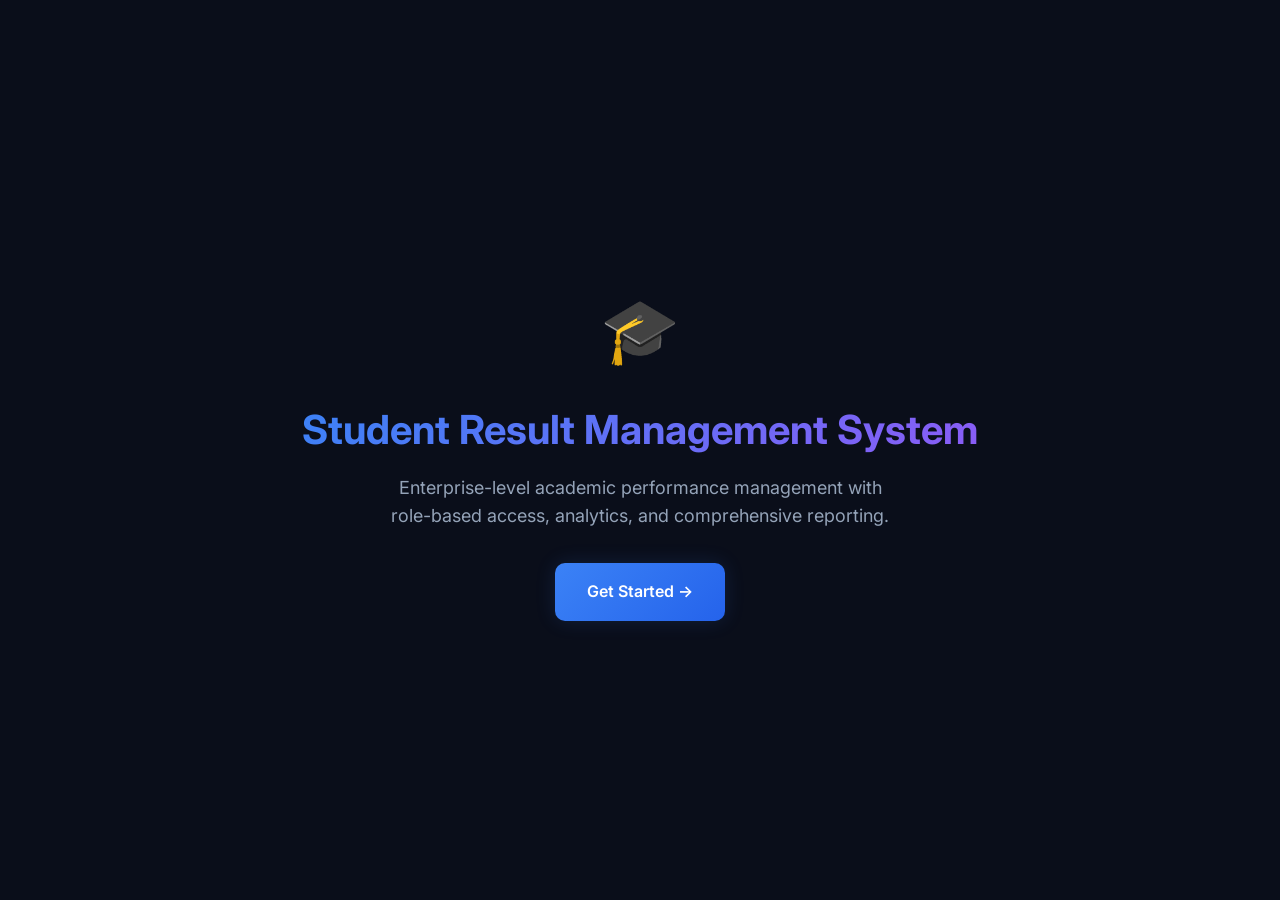
<file: src/main/webapp/index.html>
<!DOCTYPE html>
<html lang="en">
<head>
    <meta charset="UTF-8">
    <meta name="viewport" content="width=device-width, initial-scale=1.0">
    <title>SRMS</title>
    <link rel="stylesheet" href="css/style.css">
    <style>
        .landing { display: flex; align-items: center; justify-content: center; min-height: 100vh; text-align: center; }
        .landing h1 { font-size: 2.5rem; margin-bottom: 0.75rem; background: linear-gradient(135deg, #3b82f6, #8b5cf6); -webkit-background-clip: text; -webkit-text-fill-color: transparent; }
        .landing p { color: var(--text-secondary); font-size: 1.125rem; margin: 0 auto 2rem; max-width: 500px; }
    </style>
</head>
<body>
    <div class="landing">
        <div>
            <div style="font-size: 4rem; margin-bottom: 1rem;">🎓</div>
            <h1>Student Result Management System</h1>
            <p>Enterprise-level academic performance management with role-based access, analytics, and comprehensive reporting.</p>
            <a href="pages/login.html" class="btn btn-primary btn-lg">Get Started →</a>
        </div>
    </div>
</body>
</html>
</file>
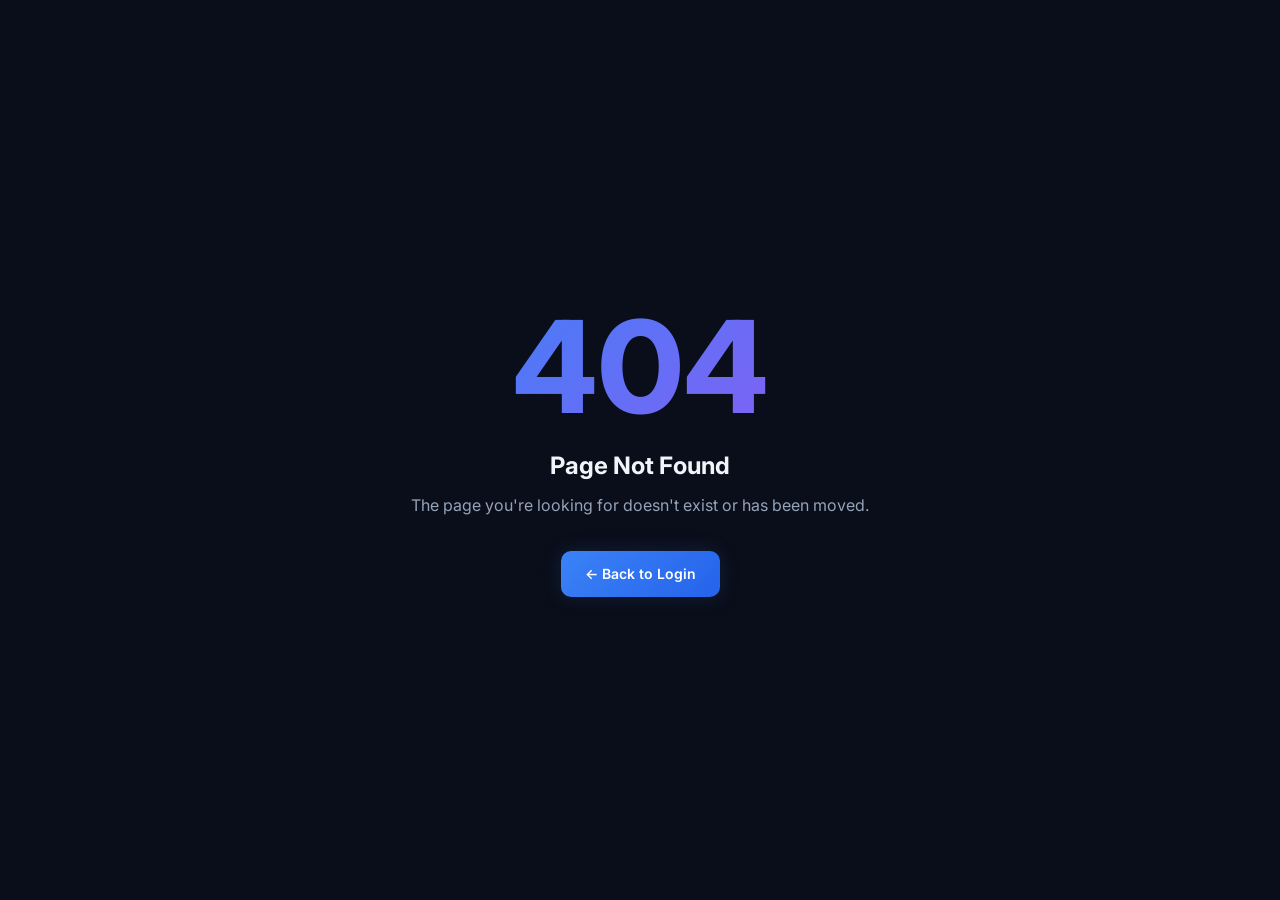
<file: src/main/webapp/pages/error-404.html>
<!DOCTYPE html>
<html lang="en">
<head><meta charset="UTF-8"><meta name="viewport" content="width=device-width, initial-scale=1.0"><title>SRMS | 404 Not Found</title><link rel="stylesheet" href="../css/style.css">
<style>.error-page{display:flex;align-items:center;justify-content:center;min-height:100vh;text-align:center;}.error-code{font-size:8rem;font-weight:800;background:linear-gradient(135deg,#3b82f6,#8b5cf6);-webkit-background-clip:text;-webkit-text-fill-color:transparent;line-height:1;}</style>
</head>
<body>
<div class="error-page"><div><div class="error-code">404</div><h2 style="margin:1rem 0 0.5rem;font-size:1.5rem;">Page Not Found</h2><p style="color:var(--text-secondary);margin-bottom:2rem;">The page you're looking for doesn't exist or has been moved.</p><a href="../pages/login.html" class="btn btn-primary">← Back to Login</a></div></div>
</body>
</html>
</file>
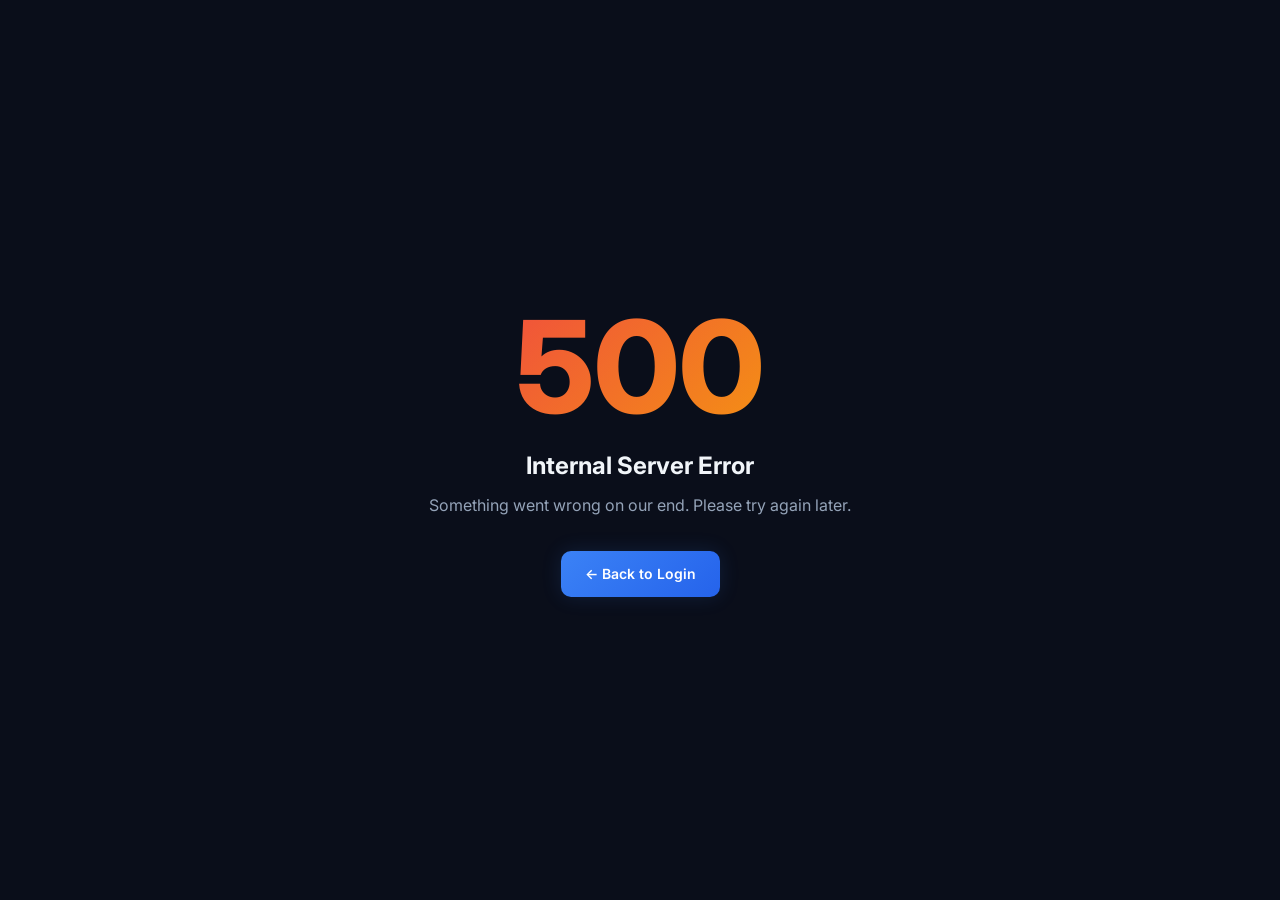
<file: src/main/webapp/pages/error-500.html>
<!DOCTYPE html>
<html lang="en">
<head><meta charset="UTF-8"><meta name="viewport" content="width=device-width, initial-scale=1.0"><title>SRMS | 500 Server Error</title><link rel="stylesheet" href="../css/style.css">
<style>.error-page{display:flex;align-items:center;justify-content:center;min-height:100vh;text-align:center;}.error-code{font-size:8rem;font-weight:800;background:linear-gradient(135deg,#ef4444,#f59e0b);-webkit-background-clip:text;-webkit-text-fill-color:transparent;line-height:1;}</style>
</head>
<body>
<div class="error-page"><div><div class="error-code">500</div><h2 style="margin:1rem 0 0.5rem;font-size:1.5rem;">Internal Server Error</h2><p style="color:var(--text-secondary);margin-bottom:2rem;">Something went wrong on our end. Please try again later.</p><a href="../pages/login.html" class="btn btn-primary">← Back to Login</a></div></div>
</body>
</html>
</file>
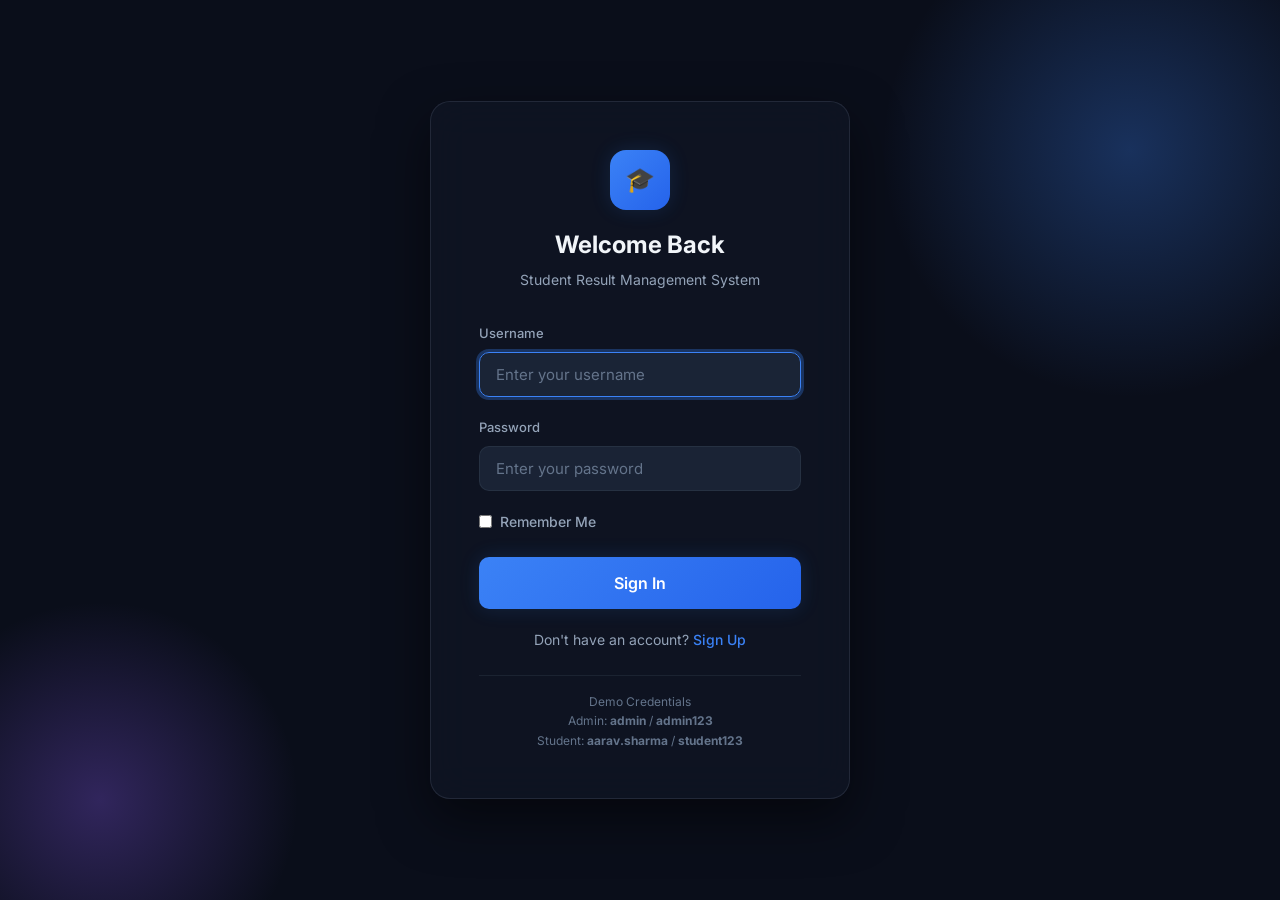
<file: src/main/webapp/pages/login.html>
<!DOCTYPE html>
<html lang="en">
<head>
    <meta charset="UTF-8">
    <meta name="viewport" content="width=device-width, initial-scale=1.0">
    <meta name="description" content="Student Result Management System - Login">
    <title>SRMS | Login</title>
    <link rel="stylesheet" href="../css/style.css">
</head>
<body>
    <div class="login-container">
        <div class="login-card">
            <div class="logo">
                <div class="icon">🎓</div>
                <h1>Welcome Back</h1>
                <p class="subtitle">Student Result Management System</p>
            </div>

            <form id="loginForm" autocomplete="off">
                <div class="form-group">
                    <label for="username">Username</label>
                    <input type="text" id="username" class="form-control" placeholder="Enter your username" required autofocus>
                </div>
                <div class="form-group">
                    <label for="password">Password</label>
                    <input type="password" id="password" class="form-control" placeholder="Enter your password" required>
                </div>
                <div class="form-group" style="display: flex; align-items: center; gap: 0.5rem; margin-bottom: 1.5rem;">
                    <input type="checkbox" id="rememberMe" style="width: auto; margin: 0; cursor: pointer;">
                    <label for="rememberMe" style="margin: 0; font-size: 0.875rem; cursor: pointer; user-select: none; color: var(--text-secondary);">Remember Me</label>
                </div>
                <div id="error-message" class="hidden" style="color: var(--accent-rose); font-size: 0.8125rem; margin-bottom: 1rem; text-align: center;"></div>
                <button type="submit" class="btn btn-primary btn-block btn-lg" id="loginBtn">
                    Sign In
                </button>
            </form>

            <div style="margin-top: 1.25rem; text-align: center;">
                <p style="font-size: 0.875rem; color: var(--text-secondary);">
                    Don't have an account? <a href="register.html" style="color: var(--accent-blue); font-weight: 500; text-decoration: none;">Sign Up</a>
                </p>
            </div>

            <div style="margin-top: 1.5rem; padding-top: 1rem; border-top: 1px solid var(--border-color); text-align: center;">
                <p style="font-size: 0.75rem; color: var(--text-muted);">
                    Demo Credentials<br>
                    Admin: <strong>admin</strong> / <strong>admin123</strong><br>
                    Student: <strong>aarav.sharma</strong> / <strong>student123</strong>
                </p>
            </div>
        </div>
    </div>

    <script src="../js/app.js"></script>
    <script>
        document.getElementById('loginForm').addEventListener('submit', async (e) => {
            e.preventDefault();
            const btn = document.getElementById('loginBtn');
            const errorEl = document.getElementById('error-message');
            errorEl.classList.add('hidden');

            const username = document.getElementById('username').value.trim();
            const password = document.getElementById('password').value;
            const rememberMe = document.getElementById('rememberMe').checked;

            if (!username || !password) {
                errorEl.textContent = 'Please enter both username and password';
                errorEl.classList.remove('hidden');
                return;
            }

            btn.disabled = true;
            btn.textContent = 'Signing in...';

            const result = await App.apiCall('POST', '/auth/login', { username, password, rememberMe });

            if (result.success) {
                App.showToast('Login successful!', 'success');
                const role = result.data.role;
                setTimeout(() => {
                    if (role === 'ADMIN') {
                        App.navigateTo('admin-dashboard');
                    } else {
                        App.navigateTo('student-dashboard');
                    }
                }, 500);
            } else {
                errorEl.textContent = result.message || 'Login failed';
                errorEl.classList.remove('hidden');
                btn.disabled = false;
                btn.textContent = 'Sign In';
            }
        });
    </script>
</body>
</html>
</file>
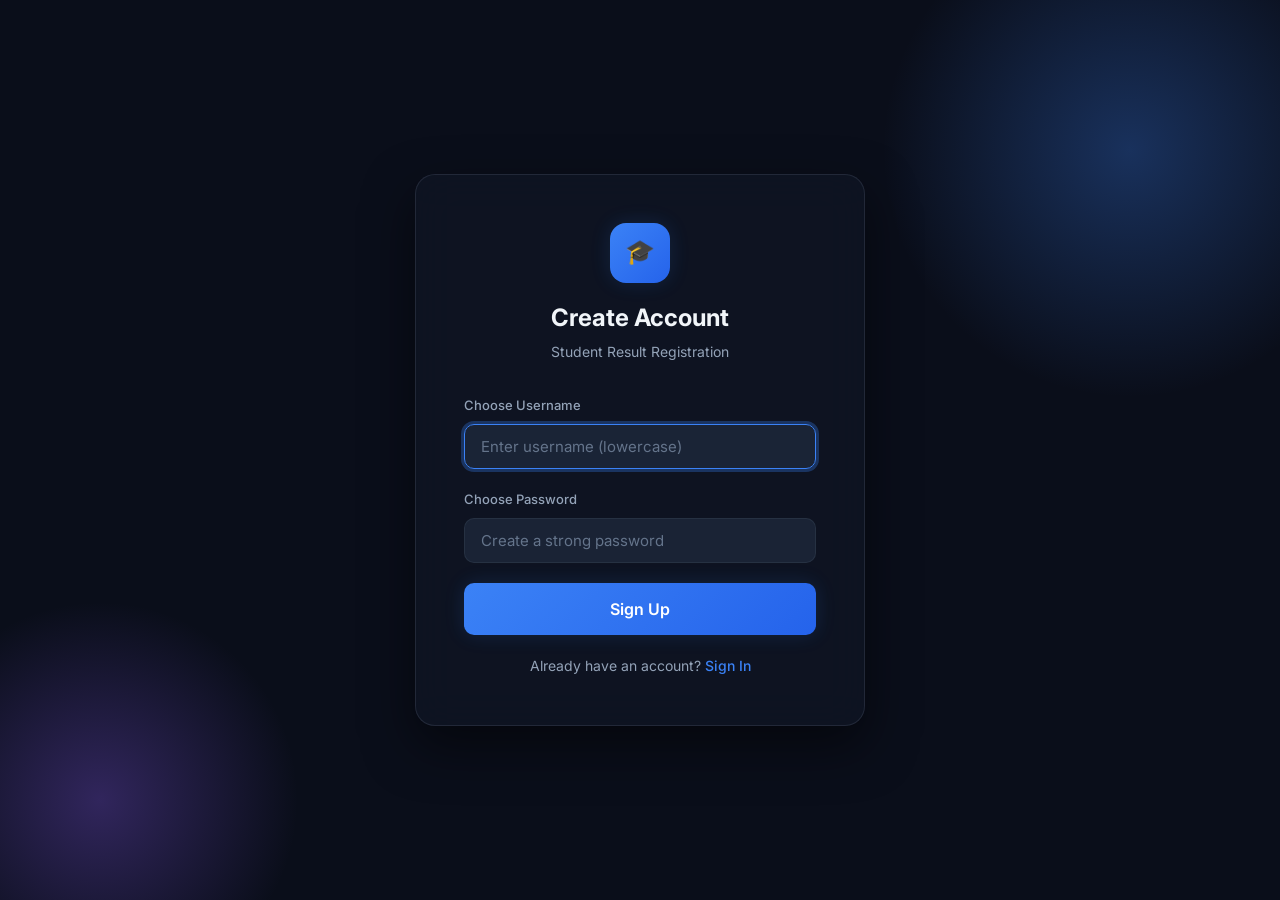
<file: src/main/webapp/pages/register.html>
<!DOCTYPE html>
<html lang="en">
<head>
    <meta charset="UTF-8">
    <meta name="viewport" content="width=device-width, initial-scale=1.0">
    <meta name="description" content="Student Result Management System - Register">
    <title>SRMS | Sign Up</title>
    <link rel="stylesheet" href="../css/style.css">
</head>
<body>
    <div class="login-container">
        <div class="login-card" style="max-width: 450px; margin: 2rem auto;">
            <div class="logo">
                <div class="icon">🎓</div>
                <h1>Create Account</h1>
                <p class="subtitle">Student Result Registration</p>
            </div>

            <form id="registerForm" autocomplete="off">
                <div class="form-group">
                    <label for="username">Choose Username</label>
                    <input type="text" id="username" class="form-control" placeholder="Enter username (lowercase)" required autofocus>
                </div>
                <div class="form-group">
                    <label for="password">Choose Password</label>
                    <input type="password" id="password" class="form-control" placeholder="Create a strong password" required>
                </div>
                <div id="error-message" class="hidden" style="color: var(--accent-rose); font-size: 0.8125rem; margin-bottom: 1rem; text-align: center;"></div>
                <button type="submit" class="btn btn-primary btn-block btn-lg" id="registerBtn">
                    Sign Up
                </button>
            </form>

            <div style="margin-top: 1.25rem; text-align: center;">
                <p style="font-size: 0.875rem; color: var(--text-secondary);">
                    Already have an account? <a href="login.html" style="color: var(--accent-blue); font-weight: 500; text-decoration: none;">Sign In</a>
                </p>
            </div>
        </div>
    </div>

    <script src="../js/app.js"></script>
    <script>
        document.getElementById('registerForm').addEventListener('submit', async (e) => {
            e.preventDefault();
            const btn = document.getElementById('registerBtn');
            const errorEl = document.getElementById('error-message');
            errorEl.classList.add('hidden');

            const username = document.getElementById('username').value.trim();
            const password = document.getElementById('password').value;

            if (!username || !password) {
                errorEl.textContent = 'Please fill out all required fields';
                errorEl.classList.remove('hidden');
                return;
            }

            btn.disabled = true;
            btn.textContent = 'Registering...';

            const result = await App.apiCall('POST', '/auth/register', { 
                username, password 
            });

            if (result.success) {
                App.showToast('Account created successfully! Please log in.', 'success');
                setTimeout(() => {
                    App.navigateTo('login');
                }, 1500);
            } else {
                errorEl.textContent = result.message || 'Registration failed';
                errorEl.classList.remove('hidden');
                btn.disabled = false;
                btn.textContent = 'Sign Up';
            }
        });
    </script>
</body>
</html>
</file>
<file: src/main/webapp/css/style.css>
/* ===================================================
   Student Result Management System
   Premium Dark Theme Design System
   =================================================== */

@import url('https://fonts.googleapis.com/css2?family=Inter:wght@300;400;500;600;700;800&display=swap');

/* ===== CSS Custom Properties ===== */
:root {
    /* Color Palette */
    --bg-primary: #0a0e1a;
    --bg-secondary: #111827;
    --bg-card: rgba(17, 24, 39, 0.8);
    --bg-glass: rgba(17, 24, 39, 0.6);
    --bg-hover: rgba(59, 130, 246, 0.1);
    --bg-input: rgba(30, 41, 59, 0.8);
    --bg-sidebar: rgba(10, 14, 26, 0.95);

    --text-primary: #f1f5f9;
    --text-secondary: #94a3b8;
    --text-muted: #64748b;
    --text-dark: #1e293b;

    --accent-blue: #3b82f6;
    --accent-blue-hover: #2563eb;
    --accent-blue-glow: rgba(59, 130, 246, 0.3);
    --accent-emerald: #10b981;
    --accent-emerald-glow: rgba(16, 185, 129, 0.3);
    --accent-amber: #f59e0b;
    --accent-amber-glow: rgba(245, 158, 11, 0.3);
    --accent-rose: #ef4444;
    --accent-rose-glow: rgba(239, 68, 68, 0.3);
    --accent-purple: #8b5cf6;
    --accent-purple-glow: rgba(139, 92, 246, 0.3);
    --accent-cyan: #06b6d4;

    --border-color: rgba(148, 163, 184, 0.1);
    --border-light: rgba(148, 163, 184, 0.15);

    /* Gradients */
    --gradient-blue: linear-gradient(135deg, #3b82f6, #2563eb);
    --gradient-emerald: linear-gradient(135deg, #10b981, #059669);
    --gradient-amber: linear-gradient(135deg, #f59e0b, #d97706);
    --gradient-rose: linear-gradient(135deg, #ef4444, #dc2626);
    --gradient-purple: linear-gradient(135deg, #8b5cf6, #7c3aed);
    --gradient-glass: linear-gradient(135deg, rgba(255,255,255,0.05), rgba(255,255,255,0.02));

    /* Shadows */
    --shadow-sm: 0 1px 2px rgba(0, 0, 0, 0.3);
    --shadow-md: 0 4px 6px rgba(0, 0, 0, 0.3);
    --shadow-lg: 0 10px 25px rgba(0, 0, 0, 0.4);
    --shadow-xl: 0 20px 50px rgba(0, 0, 0, 0.5);
    --shadow-glow-blue: 0 0 20px rgba(59, 130, 246, 0.15);

    /* Border Radius */
    --radius-sm: 6px;
    --radius-md: 10px;
    --radius-lg: 16px;
    --radius-xl: 20px;
    --radius-full: 9999px;

    /* Transitions */
    --transition-fast: 150ms ease;
    --transition-normal: 250ms ease;
    --transition-slow: 400ms cubic-bezier(0.4, 0, 0.2, 1);

    /* Layout */
    --sidebar-width: 260px;
    --header-height: 64px;
}

/* ===== Reset & Base ===== */
*, *::before, *::after {
    margin: 0;
    padding: 0;
    box-sizing: border-box;
}

html {
    font-size: 16px;
    scroll-behavior: smooth;
    -webkit-font-smoothing: antialiased;
}

body {
    font-family: 'Inter', -apple-system, BlinkMacSystemFont, sans-serif;
    background: var(--bg-primary);
    color: var(--text-primary);
    line-height: 1.6;
    min-height: 100vh;
    overflow-x: hidden;
}

a { color: var(--accent-blue); text-decoration: none; transition: color var(--transition-fast); }
a:hover { color: var(--accent-blue-hover); }

/* ===== Scrollbar ===== */
::-webkit-scrollbar { width: 6px; height: 6px; }
::-webkit-scrollbar-track { background: var(--bg-primary); }
::-webkit-scrollbar-thumb { background: var(--text-muted); border-radius: var(--radius-full); }
::-webkit-scrollbar-thumb:hover { background: var(--text-secondary); }

/* ===== Utility Classes ===== */
.hidden { display: none !important; }
.flex { display: flex; }
.flex-col { flex-direction: column; }
.items-center { align-items: center; }
.justify-between { justify-content: space-between; }
.justify-center { justify-content: center; }
.gap-1 { gap: 0.5rem; }
.gap-2 { gap: 1rem; }
.gap-3 { gap: 1.5rem; }
.text-center { text-align: center; }
.w-full { width: 100%; }

/* ===== Login Page ===== */
.login-container {
    display: flex;
    align-items: center;
    justify-content: center;
    min-height: 100vh;
    background: var(--bg-primary);
    position: relative;
    overflow: hidden;
}

.login-container::before {
    content: '';
    position: absolute;
    width: 500px; height: 500px;
    background: radial-gradient(circle, var(--accent-blue-glow), transparent 70%);
    top: -100px; right: -100px;
    animation: float 8s ease-in-out infinite;
}

.login-container::after {
    content: '';
    position: absolute;
    width: 400px; height: 400px;
    background: radial-gradient(circle, var(--accent-purple-glow), transparent 70%);
    bottom: -100px; left: -100px;
    animation: float 6s ease-in-out infinite reverse;
}

@keyframes float {
    0%, 100% { transform: translateY(0) scale(1); }
    50% { transform: translateY(-30px) scale(1.05); }
}

.login-card {
    position: relative;
    z-index: 1;
    background: var(--bg-glass);
    backdrop-filter: blur(20px);
    -webkit-backdrop-filter: blur(20px);
    border: 1px solid var(--border-light);
    border-radius: var(--radius-xl);
    padding: 3rem;
    width: 100%;
    max-width: 420px;
    box-shadow: var(--shadow-xl);
    animation: slideUp 0.6s ease;
}

@keyframes slideUp {
    from { opacity: 0; transform: translateY(30px); }
    to { opacity: 1; transform: translateY(0); }
}

.login-card .logo {
    text-align: center;
    margin-bottom: 2rem;
}

.login-card .logo .icon {
    width: 60px; height: 60px;
    background: var(--gradient-blue);
    border-radius: var(--radius-lg);
    display: inline-flex;
    align-items: center;
    justify-content: center;
    font-size: 1.5rem;
    margin-bottom: 1rem;
    box-shadow: var(--shadow-glow-blue);
}

.login-card h1 {
    font-size: 1.5rem;
    font-weight: 700;
    margin-bottom: 0.25rem;
}

.login-card .subtitle {
    color: var(--text-secondary);
    font-size: 0.875rem;
}

/* ===== Form Elements ===== */
.form-group {
    margin-bottom: 1.25rem;
}

.form-group label {
    display: block;
    font-size: 0.8125rem;
    font-weight: 500;
    color: var(--text-secondary);
    margin-bottom: 0.5rem;
}

.form-control {
    width: 100%;
    padding: 0.75rem 1rem;
    background: var(--bg-input);
    border: 1px solid var(--border-color);
    border-radius: var(--radius-md);
    color: var(--text-primary);
    font-family: inherit;
    font-size: 0.9375rem;
    transition: all var(--transition-normal);
    outline: none;
}

.form-control:focus {
    border-color: var(--accent-blue);
    box-shadow: 0 0 0 3px var(--accent-blue-glow);
}

.form-control::placeholder {
    color: var(--text-muted);
}

select.form-control {
    appearance: none;
    background-image: url("data:image/svg+xml,%3Csvg xmlns='http://www.w3.org/2000/svg' width='12' height='12' viewBox='0 0 12 12'%3E%3Cpath fill='%2394a3b8' d='M6 8L1 3h10z'/%3E%3C/svg%3E");
    background-repeat: no-repeat;
    background-position: right 1rem center;
    padding-right: 2.5rem;
}

textarea.form-control {
    resize: vertical;
    min-height: 80px;
}

/* ===== Buttons ===== */
.btn {
    display: inline-flex;
    align-items: center;
    justify-content: center;
    gap: 0.5rem;
    padding: 0.75rem 1.5rem;
    font-family: inherit;
    font-size: 0.875rem;
    font-weight: 600;
    border: none;
    border-radius: var(--radius-md);
    cursor: pointer;
    transition: all var(--transition-normal);
    text-decoration: none;
    white-space: nowrap;
}

.btn:active { transform: scale(0.97); }

.btn-primary {
    background: var(--gradient-blue);
    color: white;
    box-shadow: var(--shadow-glow-blue);
}
.btn-primary:hover { box-shadow: 0 0 30px var(--accent-blue-glow); transform: translateY(-1px); }

.btn-success {
    background: var(--gradient-emerald);
    color: white;
}
.btn-success:hover { box-shadow: 0 0 20px var(--accent-emerald-glow); }

.btn-warning {
    background: var(--gradient-amber);
    color: var(--text-dark);
}

.btn-danger {
    background: var(--gradient-rose);
    color: white;
}
.btn-danger:hover { box-shadow: 0 0 20px var(--accent-rose-glow); }

.btn-secondary {
    background: var(--bg-input);
    color: var(--text-primary);
    border: 1px solid var(--border-color);
}
.btn-secondary:hover { background: var(--bg-hover); border-color: var(--accent-blue); }

.btn-sm { padding: 0.5rem 1rem; font-size: 0.8125rem; }
.btn-lg { padding: 1rem 2rem; font-size: 1rem; }
.btn-block { width: 100%; }
.btn-icon { padding: 0.5rem; min-width: 36px; height: 36px; }

/* ===== Layout: Sidebar + Content ===== */
.app-layout {
    display: flex;
    min-height: 100vh;
}

.sidebar {
    width: var(--sidebar-width);
    background: var(--bg-sidebar);
    border-right: 1px solid var(--border-color);
    position: fixed;
    top: 0; left: 0; bottom: 0;
    z-index: 100;
    display: flex;
    flex-direction: column;
    transition: transform var(--transition-slow);
    backdrop-filter: blur(10px);
}

.sidebar-header {
    padding: 1.25rem 1.5rem;
    border-bottom: 1px solid var(--border-color);
    display: flex;
    align-items: center;
    gap: 0.75rem;
}

.sidebar-header .logo-icon {
    width: 38px; height: 38px;
    background: var(--gradient-blue);
    border-radius: var(--radius-sm);
    display: flex;
    align-items: center;
    justify-content: center;
    font-size: 1.1rem;
    flex-shrink: 0;
}

.sidebar-header .logo-text {
    font-size: 0.9375rem;
    font-weight: 700;
    line-height: 1.2;
}

.sidebar-header .logo-text span {
    display: block;
    font-size: 0.6875rem;
    font-weight: 400;
    color: var(--text-muted);
}

.sidebar-nav {
    flex: 1;
    padding: 1rem 0.75rem;
    overflow-y: auto;
}

.nav-section-title {
    font-size: 0.6875rem;
    font-weight: 600;
    color: var(--text-muted);
    text-transform: uppercase;
    letter-spacing: 0.05em;
    padding: 0.75rem 0.75rem 0.5rem;
}

.nav-item {
    display: flex;
    align-items: center;
    gap: 0.75rem;
    padding: 0.6875rem 0.75rem;
    border-radius: var(--radius-md);
    color: var(--text-secondary);
    font-size: 0.875rem;
    font-weight: 500;
    cursor: pointer;
    transition: all var(--transition-fast);
    margin-bottom: 2px;
    text-decoration: none;
}

.nav-item:hover {
    background: var(--bg-hover);
    color: var(--text-primary);
}

.nav-item.active {
    background: rgba(59, 130, 246, 0.15);
    color: var(--accent-blue);
}

.nav-item .nav-icon {
    font-size: 1.1rem;
    width: 22px;
    text-align: center;
    flex-shrink: 0;
}

.sidebar-footer {
    padding: 1rem 1.5rem;
    border-top: 1px solid var(--border-color);
}

.user-info {
    display: flex;
    align-items: center;
    gap: 0.75rem;
}

.user-avatar {
    width: 36px; height: 36px;
    border-radius: var(--radius-full);
    background: var(--gradient-purple);
    display: flex;
    align-items: center;
    justify-content: center;
    font-weight: 700;
    font-size: 0.875rem;
    flex-shrink: 0;
}

.user-details .user-name {
    font-size: 0.8125rem;
    font-weight: 600;
}

.user-details .user-role {
    font-size: 0.6875rem;
    color: var(--text-muted);
    text-transform: capitalize;
}

/* ===== Main Content ===== */
.main-content {
    flex: 1;
    margin-left: var(--sidebar-width);
    min-height: 100vh;
}

.content-header {
    padding: 1.5rem 2rem;
    border-bottom: 1px solid var(--border-color);
    display: flex;
    align-items: center;
    justify-content: space-between;
    position: sticky;
    top: 0;
    background: rgba(10, 14, 26, 0.9);
    backdrop-filter: blur(10px);
    z-index: 50;
}

.content-header h1 {
    font-size: 1.375rem;
    font-weight: 700;
}

.content-header .header-actions {
    display: flex;
    align-items: center;
    gap: 0.75rem;
}

.content-body {
    padding: 2rem;
}

/* ===== Stat Cards ===== */
.stats-grid {
    display: grid;
    grid-template-columns: repeat(auto-fit, minmax(240px, 1fr));
    gap: 1.25rem;
    margin-bottom: 2rem;
}

.stat-card {
    background: var(--bg-card);
    border: 1px solid var(--border-color);
    border-radius: var(--radius-lg);
    padding: 1.5rem;
    position: relative;
    overflow: hidden;
    transition: all var(--transition-normal);
}

.stat-card:hover {
    border-color: var(--border-light);
    transform: translateY(-2px);
    box-shadow: var(--shadow-lg);
}

.stat-card::after {
    content: '';
    position: absolute;
    top: 0; right: 0;
    width: 100px; height: 100px;
    border-radius: 50%;
    opacity: 0.1;
    transform: translate(30%, -30%);
}

.stat-card.blue::after { background: var(--accent-blue); }
.stat-card.emerald::after { background: var(--accent-emerald); }
.stat-card.amber::after { background: var(--accent-amber); }
.stat-card.rose::after { background: var(--accent-rose); }
.stat-card.purple::after { background: var(--accent-purple); }

.stat-card .stat-icon {
    width: 44px; height: 44px;
    border-radius: var(--radius-md);
    display: flex;
    align-items: center;
    justify-content: center;
    font-size: 1.25rem;
    margin-bottom: 1rem;
}

.stat-card.blue .stat-icon { background: rgba(59, 130, 246, 0.15); color: var(--accent-blue); }
.stat-card.emerald .stat-icon { background: rgba(16, 185, 129, 0.15); color: var(--accent-emerald); }
.stat-card.amber .stat-icon { background: rgba(245, 158, 11, 0.15); color: var(--accent-amber); }
.stat-card.rose .stat-icon { background: rgba(239, 68, 68, 0.15); color: var(--accent-rose); }
.stat-card.purple .stat-icon { background: rgba(139, 92, 246, 0.15); color: var(--accent-purple); }

.stat-card .stat-value {
    font-size: 1.75rem;
    font-weight: 800;
    margin-bottom: 0.25rem;
}

.stat-card .stat-label {
    font-size: 0.8125rem;
    color: var(--text-secondary);
    font-weight: 500;
}

/* ===== Cards & Panels ===== */
.card {
    background: var(--bg-card);
    border: 1px solid var(--border-color);
    border-radius: var(--radius-lg);
    overflow: hidden;
}

.card-header {
    padding: 1.25rem 1.5rem;
    border-bottom: 1px solid var(--border-color);
    display: flex;
    align-items: center;
    justify-content: space-between;
}

.card-header h2 {
    font-size: 1rem;
    font-weight: 600;
}

.card-body {
    padding: 1.5rem;
}

/* ===== Data Tables ===== */
.table-container {
    overflow-x: auto;
    border-radius: var(--radius-lg);
    border: 1px solid var(--border-color);
}

.data-table {
    width: 100%;
    border-collapse: collapse;
}

.data-table thead {
    background: rgba(30, 41, 59, 0.6);
}

.data-table th {
    padding: 0.875rem 1rem;
    text-align: left;
    font-size: 0.75rem;
    font-weight: 600;
    color: var(--text-secondary);
    text-transform: uppercase;
    letter-spacing: 0.05em;
    white-space: nowrap;
}

.data-table td {
    padding: 0.875rem 1rem;
    font-size: 0.875rem;
    border-top: 1px solid var(--border-color);
    color: var(--text-primary);
}

.data-table tbody tr {
    transition: background var(--transition-fast);
}

.data-table tbody tr:hover {
    background: var(--bg-hover);
}

/* ===== Badges ===== */
.badge {
    display: inline-flex;
    align-items: center;
    padding: 0.25rem 0.625rem;
    border-radius: var(--radius-full);
    font-size: 0.75rem;
    font-weight: 600;
}

.badge-blue { background: rgba(59, 130, 246, 0.15); color: var(--accent-blue); }
.badge-emerald { background: rgba(16, 185, 129, 0.15); color: var(--accent-emerald); }
.badge-amber { background: rgba(245, 158, 11, 0.15); color: var(--accent-amber); }
.badge-rose { background: rgba(239, 68, 68, 0.15); color: var(--accent-rose); }
.badge-purple { background: rgba(139, 92, 246, 0.15); color: var(--accent-purple); }

/* ===== Modal ===== */
.modal-overlay {
    position: fixed;
    top: 0; left: 0; right: 0; bottom: 0;
    background: rgba(0, 0, 0, 0.7);
    backdrop-filter: blur(4px);
    display: flex;
    align-items: center;
    justify-content: center;
    z-index: 1000;
    opacity: 0;
    visibility: hidden;
    transition: all var(--transition-normal);
}

.modal-overlay.active {
    opacity: 1;
    visibility: visible;
}

.modal {
    background: var(--bg-secondary);
    border: 1px solid var(--border-color);
    border-radius: var(--radius-xl);
    padding: 0;
    width: 100%;
    max-width: 520px;
    max-height: 90vh;
    overflow-y: auto;
    transform: scale(0.95);
    transition: transform var(--transition-normal);
    box-shadow: var(--shadow-xl);
}

.modal-overlay.active .modal {
    transform: scale(1);
}

.modal-header {
    padding: 1.25rem 1.5rem;
    border-bottom: 1px solid var(--border-color);
    display: flex;
    align-items: center;
    justify-content: space-between;
}

.modal-header h2 { font-size: 1.125rem; font-weight: 600; }

.modal-close {
    width: 32px; height: 32px;
    border: none;
    background: var(--bg-input);
    border-radius: var(--radius-sm);
    color: var(--text-secondary);
    cursor: pointer;
    display: flex;
    align-items: center;
    justify-content: center;
    font-size: 1.1rem;
    transition: all var(--transition-fast);
}
.modal-close:hover { background: var(--accent-rose); color: white; }

.modal-body { padding: 1.5rem; }

.modal-footer {
    padding: 1rem 1.5rem;
    border-top: 1px solid var(--border-color);
    display: flex;
    align-items: center;
    justify-content: flex-end;
    gap: 0.75rem;
}

/* ===== Notification Badge ===== */
.notification-bell {
    position: relative;
    cursor: pointer;
}

.notification-bell .count {
    position: absolute;
    top: -6px; right: -6px;
    width: 18px; height: 18px;
    background: var(--accent-rose);
    border-radius: var(--radius-full);
    font-size: 0.625rem;
    font-weight: 700;
    display: flex;
    align-items: center;
    justify-content: center;
    color: white;
}

/* ===== Toast Notifications ===== */
.toast-container {
    position: fixed;
    top: 1.5rem; right: 1.5rem;
    z-index: 9999;
    display: flex;
    flex-direction: column;
    gap: 0.75rem;
}

.toast {
    background: var(--bg-secondary);
    border: 1px solid var(--border-color);
    border-radius: var(--radius-md);
    padding: 1rem 1.25rem;
    display: flex;
    align-items: center;
    gap: 0.75rem;
    min-width: 320px;
    box-shadow: var(--shadow-lg);
    animation: slideInRight 0.4s ease;
    border-left: 3px solid var(--accent-blue);
}

.toast.success { border-left-color: var(--accent-emerald); }
.toast.error { border-left-color: var(--accent-rose); }
.toast.warning { border-left-color: var(--accent-amber); }

.toast .toast-message {
    flex: 1;
    font-size: 0.875rem;
}

.toast .toast-close {
    background: none;
    border: none;
    color: var(--text-muted);
    cursor: pointer;
    font-size: 1.1rem;
}

@keyframes slideInRight {
    from { opacity: 0; transform: translateX(30px); }
    to { opacity: 1; transform: translateX(0); }
}

/* ===== Chart Container ===== */
.chart-container {
    position: relative;
    width: 100%;
    height: 260px;
}

.charts-grid {
    display: grid;
    grid-template-columns: repeat(auto-fit, minmax(350px, 1fr));
    gap: 1.25rem;
    margin-bottom: 2rem;
}

/* ===== Top Performers / Rankings ===== */
.ranking-podium {
    display: flex;
    align-items: flex-end;
    justify-content: center;
    gap: 1rem;
    margin: 2rem 0;
    min-height: 200px;
}

.podium-item {
    display: flex;
    flex-direction: column;
    align-items: center;
    width: 140px;
}

.podium-item .podium-avatar {
    width: 56px; height: 56px;
    border-radius: var(--radius-full);
    display: flex;
    align-items: center;
    justify-content: center;
    font-weight: 700;
    font-size: 1.25rem;
    margin-bottom: 0.5rem;
}

.podium-item .podium-name { font-size: 0.875rem; font-weight: 600; margin-bottom: 0.25rem; }
.podium-item .podium-score { font-size: 0.75rem; color: var(--text-secondary); }

.podium-item .podium-bar {
    width: 100%;
    border-radius: var(--radius-md) var(--radius-md) 0 0;
    display: flex;
    align-items: center;
    justify-content: center;
    font-size: 1.5rem;
    font-weight: 800;
    margin-top: 0.5rem;
}

.podium-item:nth-child(1) .podium-bar { height: 120px; background: var(--gradient-amber); color: var(--text-dark); }
.podium-item:nth-child(1) .podium-avatar { background: var(--gradient-amber); color: var(--text-dark); }
.podium-item:nth-child(2) .podium-bar { height: 150px; background: var(--gradient-blue); }
.podium-item:nth-child(2) .podium-avatar { background: var(--gradient-blue); }
.podium-item:nth-child(3) .podium-bar { height: 100px; background: var(--gradient-emerald); }
.podium-item:nth-child(3) .podium-avatar { background: var(--gradient-emerald); }

/* ===== Profile Card ===== */
.profile-card {
    display: flex;
    gap: 2rem;
    padding: 2rem;
    background: var(--bg-card);
    border: 1px solid var(--border-color);
    border-radius: var(--radius-xl);
    margin-bottom: 2rem;
}

.profile-avatar {
    width: 120px; height: 120px;
    border-radius: var(--radius-xl);
    background: var(--gradient-purple);
    display: flex;
    align-items: center;
    justify-content: center;
    font-size: 3rem;
    font-weight: 700;
    flex-shrink: 0;
    overflow: hidden;
}

.profile-avatar img {
    width: 100%;
    height: 100%;
    object-fit: cover;
}

.profile-info h2 { font-size: 1.5rem; font-weight: 700; margin-bottom: 0.25rem; }
.profile-info .profile-dept { color: var(--text-secondary); margin-bottom: 1rem; }
.profile-details { display: grid; grid-template-columns: 1fr 1fr; gap: 0.75rem; }
.profile-detail-item .detail-label { font-size: 0.75rem; color: var(--text-muted); text-transform: uppercase; letter-spacing: 0.05em; }
.profile-detail-item .detail-value { font-size: 0.9375rem; font-weight: 600; }

/* ===== Notification List ===== */
.notification-list { display: flex; flex-direction: column; gap: 0.5rem; }

.notification-item {
    display: flex;
    align-items: flex-start;
    gap: 0.75rem;
    padding: 1rem;
    background: var(--bg-card);
    border: 1px solid var(--border-color);
    border-radius: var(--radius-md);
    transition: all var(--transition-fast);
}

.notification-item.unread {
    border-left: 3px solid var(--accent-blue);
    background: rgba(59, 130, 246, 0.05);
}

.notification-item .notif-message { flex: 1; font-size: 0.875rem; }
.notification-item .notif-time { font-size: 0.75rem; color: var(--text-muted); white-space: nowrap; }

/* ===== Loading Spinner ===== */
.spinner {
    width: 40px; height: 40px;
    border: 3px solid var(--border-color);
    border-top-color: var(--accent-blue);
    border-radius: 50%;
    animation: spin 0.8s linear infinite;
    margin: 2rem auto;
}

@keyframes spin { to { transform: rotate(360deg); } }

.loading-overlay {
    position: fixed;
    inset: 0;
    background: rgba(10, 14, 26, 0.8);
    display: flex;
    align-items: center;
    justify-content: center;
    z-index: 9999;
}

/* ===== Search & Filter Bar ===== */
.toolbar {
    display: flex;
    align-items: center;
    gap: 0.75rem;
    margin-bottom: 1.5rem;
    flex-wrap: wrap;
}

.search-box {
    position: relative;
    flex: 1;
    min-width: 200px;
}

.search-box input {
    width: 100%;
    padding: 0.625rem 1rem 0.625rem 2.5rem;
    background: var(--bg-input);
    border: 1px solid var(--border-color);
    border-radius: var(--radius-md);
    color: var(--text-primary);
    font-family: inherit;
    font-size: 0.875rem;
    outline: none;
    transition: all var(--transition-normal);
}

.search-box input:focus {
    border-color: var(--accent-blue);
    box-shadow: 0 0 0 3px var(--accent-blue-glow);
}

.search-box::before {
    content: '🔍';
    position: absolute;
    left: 0.75rem;
    top: 50%;
    transform: translateY(-50%);
    font-size: 0.875rem;
}

/* ===== Grade Badge Colors ===== */
.grade-aplus { color: var(--accent-emerald); }
.grade-a { color: var(--accent-blue); }
.grade-b { color: var(--accent-amber); }
.grade-c { color: var(--accent-purple); }
.grade-f { color: var(--accent-rose); }

/* ===== Empty State ===== */
.empty-state {
    text-align: center;
    padding: 3rem 1rem;
    color: var(--text-muted);
}
.empty-state .empty-icon { font-size: 3rem; margin-bottom: 1rem; }
.empty-state h3 { font-size: 1.125rem; color: var(--text-secondary); margin-bottom: 0.5rem; }
.empty-state p { font-size: 0.875rem; }

/* ===== Responsive ===== */
@media (max-width: 768px) {
    .sidebar {
        transform: translateX(-100%);
    }
    .sidebar.open { transform: translateX(0); }

    .main-content { margin-left: 0; }

    .content-header { padding: 1rem 1.25rem; }
    .content-body { padding: 1.25rem; }

    .stats-grid { grid-template-columns: 1fr 1fr; }
    .charts-grid { grid-template-columns: 1fr; }

    .profile-card { flex-direction: column; align-items: center; text-align: center; }
    .profile-details { grid-template-columns: 1fr; }

    .ranking-podium { gap: 0.5rem; }
    .podium-item { width: 100px; }

    .toolbar { flex-direction: column; align-items: stretch; }

    .modal { max-width: calc(100% - 2rem); margin: 1rem; }

    .hamburger { display: block; }
}

@media (max-width: 480px) {
    .stats-grid { grid-template-columns: 1fr; }
}

/* ===== Hamburger ===== */
.hamburger {
    display: none;
    background: none;
    border: none;
    color: var(--text-primary);
    font-size: 1.5rem;
    cursor: pointer;
    padding: 0.25rem;
}

/* ===== Confirmation Dialog ===== */
.confirm-overlay {
    position: fixed;
    inset: 0;
    background: rgba(0, 0, 0, 0.7);
    display: flex;
    align-items: center;
    justify-content: center;
    z-index: 1100;
}

.confirm-dialog {
    background: var(--bg-secondary);
    border: 1px solid var(--border-color);
    border-radius: var(--radius-lg);
    padding: 2rem;
    max-width: 400px;
    text-align: center;
}

.confirm-dialog h3 { margin-bottom: 0.75rem; }
.confirm-dialog p { color: var(--text-secondary); margin-bottom: 1.5rem; font-size: 0.875rem; }
.confirm-dialog .confirm-actions { display: flex; gap: 0.75rem; justify-content: center; }
</file>
